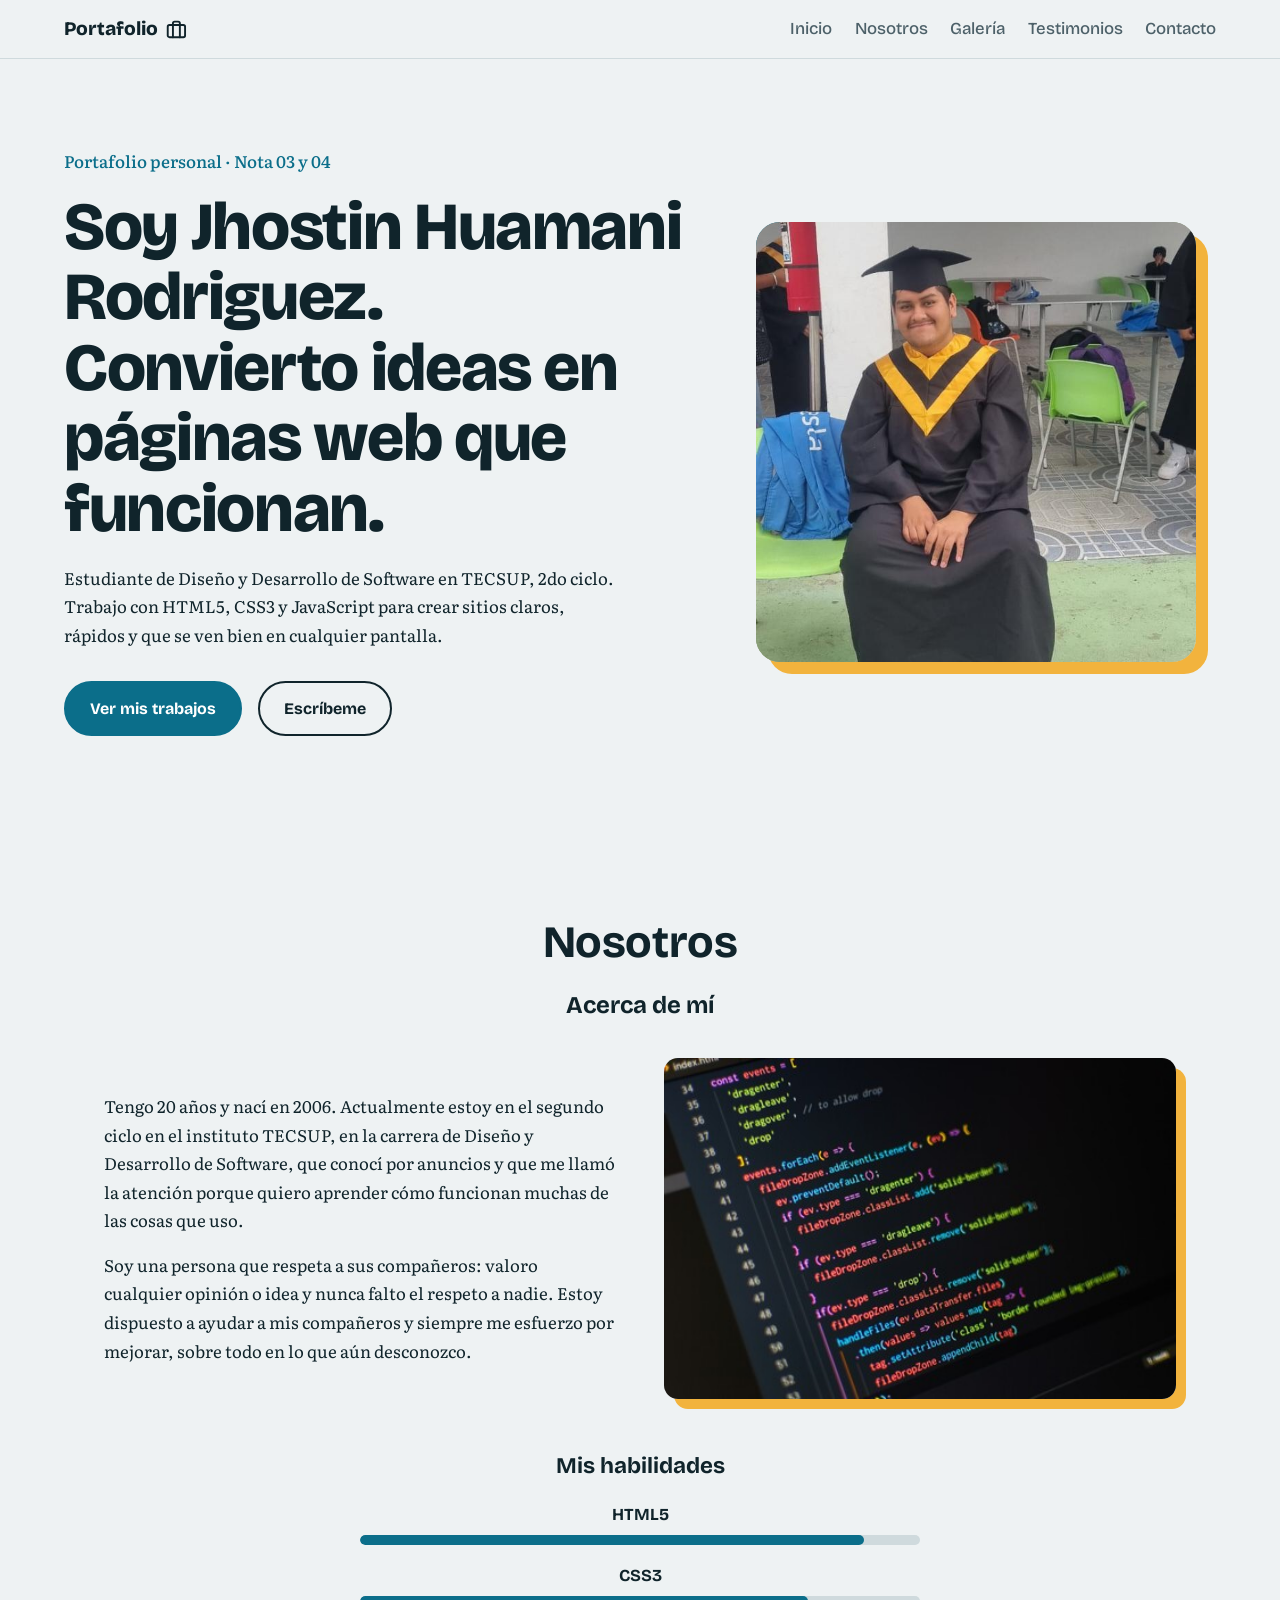
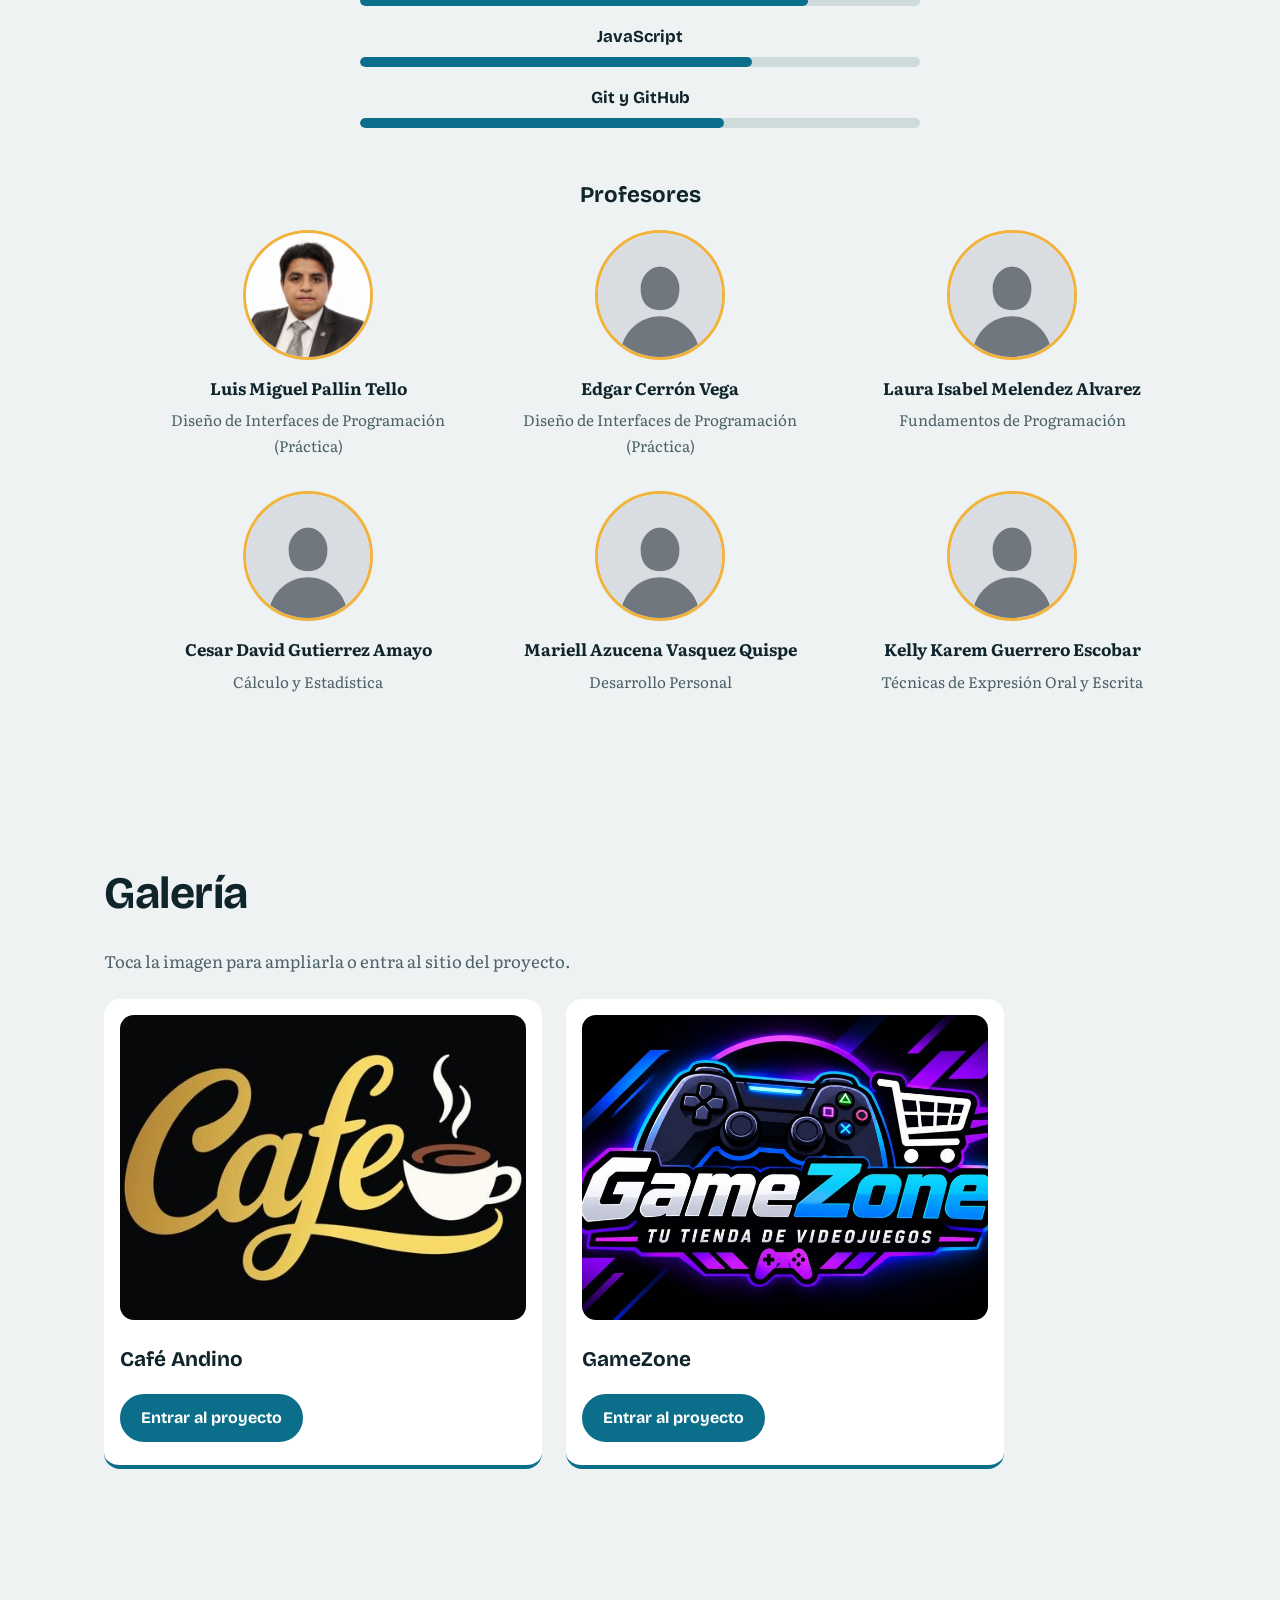
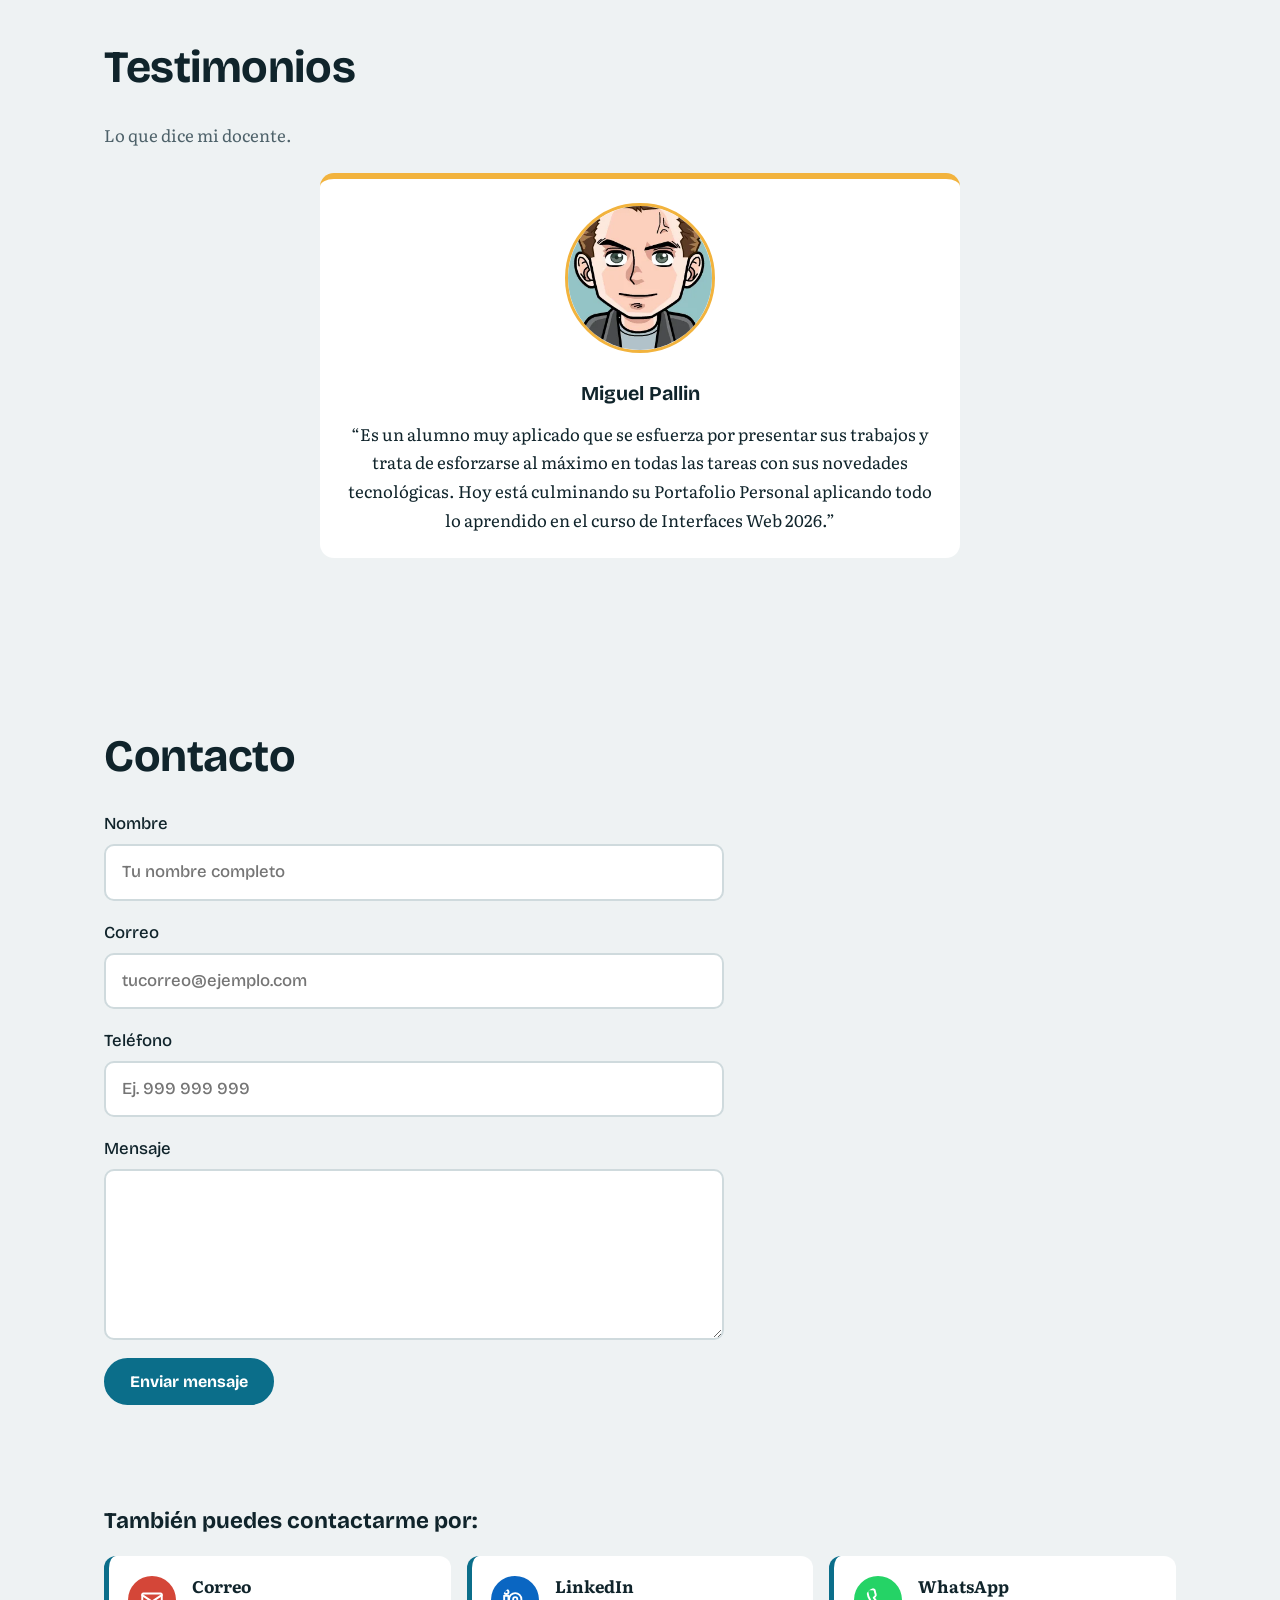
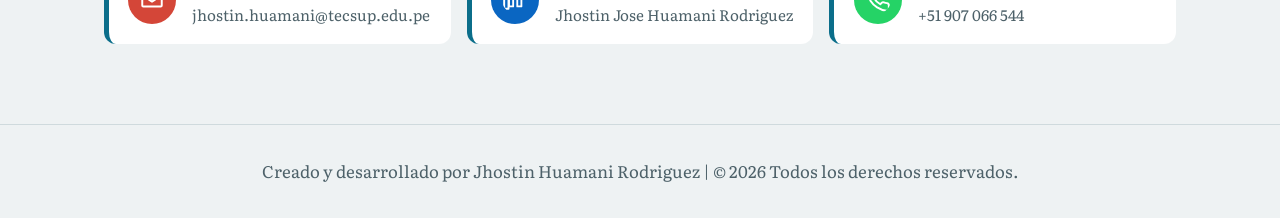
<file: index.html>
<!DOCTYPE html>
<html lang="es">
<head>
<meta charset="UTF-8">
<meta name="viewport" content="width=device-width, initial-scale=1">
<title>Jhostin Huamani Rodriguez | Portafolio de Diseño y Desarrollo de Software</title>
<meta name="description" content="Portafolio personal de Jhostin Huamani Rodriguez, estudiante de Diseño y Desarrollo de Software en TECSUP. Proyectos web con HTML5, CSS3 y JavaScript.">
<meta name="keywords" content="Jhostin Huamani, portafolio, desarrollador web, HTML5, CSS3, JavaScript, TECSUP, Diseño y Desarrollo de Software, Lima, Perú">
<meta name="author" content="Jhostin Huamani Rodriguez">
<meta name="robots" content="index, follow">
<link rel="canonical" href="https://portafolio-1-rouge.vercel.app/">
<!-- Open Graph (tarjeta al compartir en redes) -->
<meta property="og:type" content="website">
<meta property="og:locale" content="es_PE">
<meta property="og:site_name" content="Portafolio de Jhostin Huamani">
<meta property="og:title" content="Jhostin Huamani Rodriguez | Portafolio personal">
<meta property="og:description" content="Estudiante de Diseño y Desarrollo de Software en TECSUP. Conoce mis proyectos web: Café Andino y GameZone.">
<meta property="og:image" content="https://portafolio-1-rouge.vercel.app/img/og-image.jpg">
<meta property="og:image:width" content="1200">
<meta property="og:image:height" content="630">
<meta property="og:image:alt" content="Jhostin Huamani Rodriguez, portafolio personal">
<meta property="og:url" content="https://portafolio-1-rouge.vercel.app/">
<!-- Twitter / X -->
<meta name="twitter:card" content="summary_large_image">
<meta name="twitter:title" content="Jhostin Huamani Rodriguez | Portafolio personal">
<meta name="twitter:description" content="Estudiante de Diseño y Desarrollo de Software en TECSUP. Conoce mis proyectos web.">
<meta name="twitter:image" content="https://portafolio-1-rouge.vercel.app/img/og-image.jpg">
<link rel="preconnect" href="https://fonts.googleapis.com">
<link rel="preconnect" href="https://fonts.gstatic.com" crossorigin>
<link href="https://fonts.googleapis.com/css2?family=Bricolage+Grotesque:wght@500;700;800&family=Literata:wght@400;500&display=swap" rel="stylesheet">
<link rel="stylesheet" href="css/style.css">
</head>
<body>
<header class="top">
  <a class="logo" href="#inicio" aria-label="Portafolio de Jhostin Huamani, ir al inicio">Portafolio <svg class="maleta" viewBox="0 0 24 24" fill="none" stroke="currentColor" stroke-width="2.2" stroke-linecap="round" stroke-linejoin="round" aria-hidden="true"><rect x="2" y="7" width="20" height="14" rx="2"/><path d="M16 21V5a2 2 0 0 0-2-2h-4a2 2 0 0 0-2 2v16"/></svg></a>
  <button class="burger" aria-label="Abrir menú" aria-expanded="false" aria-controls="menu">☰</button>
  <nav id="menu">
    <a href="#inicio">Inicio</a><a href="#nosotros">Nosotros</a><a href="#galeria">Galería</a><a href="#testimonios">Testimonios</a><a href="#contacto">Contacto</a>
  </nav>
</header>

<main>
<section id="inicio" class="hero">
  <div class="hero-txt">
    <p class="kicker">Portafolio personal · Nota 03 y 04</p>
    <h1>Soy Jhostin Huamani Rodriguez. Convierto ideas en páginas web que funcionan.</h1>
    <p>Estudiante de Diseño y Desarrollo de Software en TECSUP, 2do ciclo. Trabajo con HTML5, CSS3 y JavaScript para crear sitios claros, rápidos y que se ven bien en cualquier pantalla.</p>
    <div class="cta"><a class="btn" href="#galeria">Ver mis trabajos</a><a class="btn alt" href="#contacto">Escríbeme</a></div>
  </div>
  <figure class="hero-foto"><img src="img/foto.png" alt="Jhostin Huamani Rodriguez con toga y birrete de graduación"></figure>
</section>

<section id="nosotros" class="sec">
  <h2 class="centro">Nosotros</h2>
  <h3 class="centro sub">Acerca de mí</h3>
  <div class="grid2">
    <div class="acerca">
      <p>Tengo 20 años y nací en 2006. Actualmente estoy en el segundo ciclo en el instituto TECSUP, en la carrera de Diseño y Desarrollo de Software, que conocí por anuncios y que me llamó la atención porque quiero aprender cómo funcionan muchas de las cosas que uso.</p>
      <p>Soy una persona que respeta a sus compañeros: valoro cualquier opinión o idea y nunca falto el respeto a nadie. Estoy dispuesto a ayudar a mis compañeros y siempre me esfuerzo por mejorar, sobre todo en lo que aún desconozco.</p>
    </div>
    <img class="acerca-img" src="img/programar.png" alt="Código en pantalla" loading="lazy">
  </div>
  <h3 class="docentes-t centro">Mis habilidades</h3>
  <ul class="skills">
      <li><strong>HTML5</strong><i style="--v:90%"></i></li>
      <li><strong>CSS3</strong><i style="--v:80%"></i></li>
      <li><strong>JavaScript</strong><i style="--v:70%"></i></li>
      <li><strong>Git y GitHub</strong><i style="--v:65%"></i></li>
    </ul>
  <h3 class="docentes-t centro">Profesores</h3>
  <ul class="docentes">
    <li><img class="av" src="img/pallin.jpg" alt="Luis Miguel Pallin Tello"><strong>Luis Miguel Pallin Tello</strong><span>Diseño de Interfaces de Programación (Práctica)</span></li>
    <li><img class="av" src="img/predeterminado.webp" alt="Edgar Cerrón Vega"><strong>Edgar Cerrón Vega</strong><span>Diseño de Interfaces de Programación (Práctica)</span></li>
    <li><img class="av" src="img/predeterminado.webp" alt="Laura Isabel Melendez Alvarez"><strong>Laura Isabel Melendez Alvarez</strong><span>Fundamentos de Programación</span></li>
    <li><img class="av" src="img/predeterminado.webp" alt="Cesar David Gutierrez Amayo"><strong>Cesar David Gutierrez Amayo</strong><span>Cálculo y Estadística</span></li>
    <li><img class="av" src="img/predeterminado.webp" alt="Mariell Azucena Vasquez Quispe"><strong>Mariell Azucena Vasquez Quispe</strong><span>Desarrollo Personal</span></li>
    <li><img class="av" src="img/predeterminado.webp" alt="Kelly Karem Guerrero Escobar"><strong>Kelly Karem Guerrero Escobar</strong><span>Técnicas de Expresión Oral y Escrita</span></li>
  </ul>
</section>

<section id="galeria" class="sec">
  <h2>Galería</h2>
  <p class="lead">Toca la imagen para ampliarla o entra al sitio del proyecto.</p>
  <div class="gallery">
    <article class="proy">
      <figure><img src="img/proyecto1.jpg" alt="Vista previa de Café Andino" loading="lazy"></figure>
      <h3>Café Andino</h3>
      <a class="btn" href="proyectos/cafe/index.html" target="_blank" rel="noopener">Entrar al proyecto</a>
    </article>
    <article class="proy">
      <figure><img src="img/proyecto2.jpg" alt="Vista previa de GameZone" loading="lazy"></figure>
      <h3>GameZone</h3>
      <a class="btn" href="proyectos/tienda/index.html" target="_blank" rel="noopener">Entrar al proyecto</a>
    </article>
  </div>
</section>

<section id="testimonios" class="sec">
  <h2>Testimonios</h2>
  <p class="lead">Lo que dice mi docente.</p>
  <div class="quotes">
    <blockquote class="unico"><img class="av grande" src="img/palli.webp" alt="Avatar de Miguel Pallin"><h3>Miguel Pallin</h3><p>“Es un alumno muy aplicado que se esfuerza por presentar sus trabajos y trata de esforzarse al máximo en todas las tareas con sus novedades tecnológicas. Hoy está culminando su Portafolio Personal aplicando todo lo aprendido en el curso de Interfaces Web 2026.”</p></blockquote>
  </div>
</section>

<section id="contacto" class="sec">
  <h2>Contacto</h2>
  <form id="form" action="envio.php" method="post" novalidate>
    <label>Nombre<input name="nombre" required minlength="2" autocomplete="name" placeholder="Tu nombre completo"></label>
    <label>Correo<input name="correo" type="email" required autocomplete="email" placeholder="tucorreo@ejemplo.com"></label>
    <label>Teléfono<input name="telefono" type="tel" required autocomplete="tel" placeholder="Ej. 999 999 999"></label>
    <label>Mensaje<textarea name="comentario" rows="5" required minlength="10"></textarea></label>
    <input type="text" name="web" class="hp" tabindex="-1" autocomplete="off" aria-hidden="true">
    <button class="btn" type="submit">Enviar mensaje</button>
    <p id="estado" role="status"></p>
  </form>
  <div class="redes">
    <h3>También puedes contactarme por:</h3>
    <ul>
      <li><a href="mailto:jhostin.huamani@tecsup.edu.pe"><svg class="ic" style="--c:#d44638" viewBox="0 0 24 24" fill="none" stroke="#fff" stroke-width="1.8" stroke-linecap="round" stroke-linejoin="round" aria-hidden="true"><path d="M4 6h16a1 1 0 0 1 1 1v10a1 1 0 0 1-1 1H4a1 1 0 0 1-1-1V7a1 1 0 0 1 1-1z"/><path d="m3 7.5 9 6 9-6"/></svg><strong>Correo</strong><span>jhostin.huamani@tecsup.edu.pe</span></a></li>
      <li><a href="https://www.linkedin.com/in/jhostin-jose-huamani-rodriguez-00631a451/" target="_blank" rel="noopener"><svg class="ic" style="--c:#0a66c2" viewBox="0 0 24 24" fill="none" stroke="#fff" stroke-width="1.8" stroke-linecap="round" stroke-linejoin="round" aria-hidden="true"><path d="M16 8a6 6 0 0 1 6 6v7h-4v-7a2 2 0 0 0-4 0v7h-4v-7a6 6 0 0 1 6-6z" transform="translate(-3 -2) scale(.95)"/><rect x="2" y="9" width="4" height="12" transform="translate(0 -1)"/><circle cx="4" cy="4.5" r="2"/></svg><strong>LinkedIn</strong><span>Jhostin Jose Huamani Rodriguez</span></a></li>
      <li><a href="https://wa.me/51907066544" target="_blank" rel="noopener"><svg class="ic" style="--c:#25d366" viewBox="0 0 24 24" fill="none" stroke="#fff" stroke-width="1.8" stroke-linecap="round" stroke-linejoin="round" aria-hidden="true"><path d="M22 16.92v3a2 2 0 0 1-2.18 2 19.8 19.8 0 0 1-8.63-3.07 19.5 19.5 0 0 1-6-6A19.8 19.8 0 0 1 2.12 4.18 2 2 0 0 1 4.11 2h3a2 2 0 0 1 2 1.72c.13.96.36 1.9.7 2.81a2 2 0 0 1-.45 2.11L8.09 9.91a16 16 0 0 0 6 6l1.27-1.27a2 2 0 0 1 2.11-.45c.91.34 1.85.57 2.81.7A2 2 0 0 1 22 16.92z"/></svg><strong>WhatsApp</strong><span>+51 907 066 544</span></a></li>
    </ul>
  </div>
</section>
</main>

<footer class="foot">Creado y desarrollado por Jhostin Huamani Rodriguez | © <span id="anio"></span> Todos los derechos reservados.</footer>
<div id="lightbox" hidden><img alt=""></div>
<script src="js/main.js"></script>
</body>
</html>
</file>
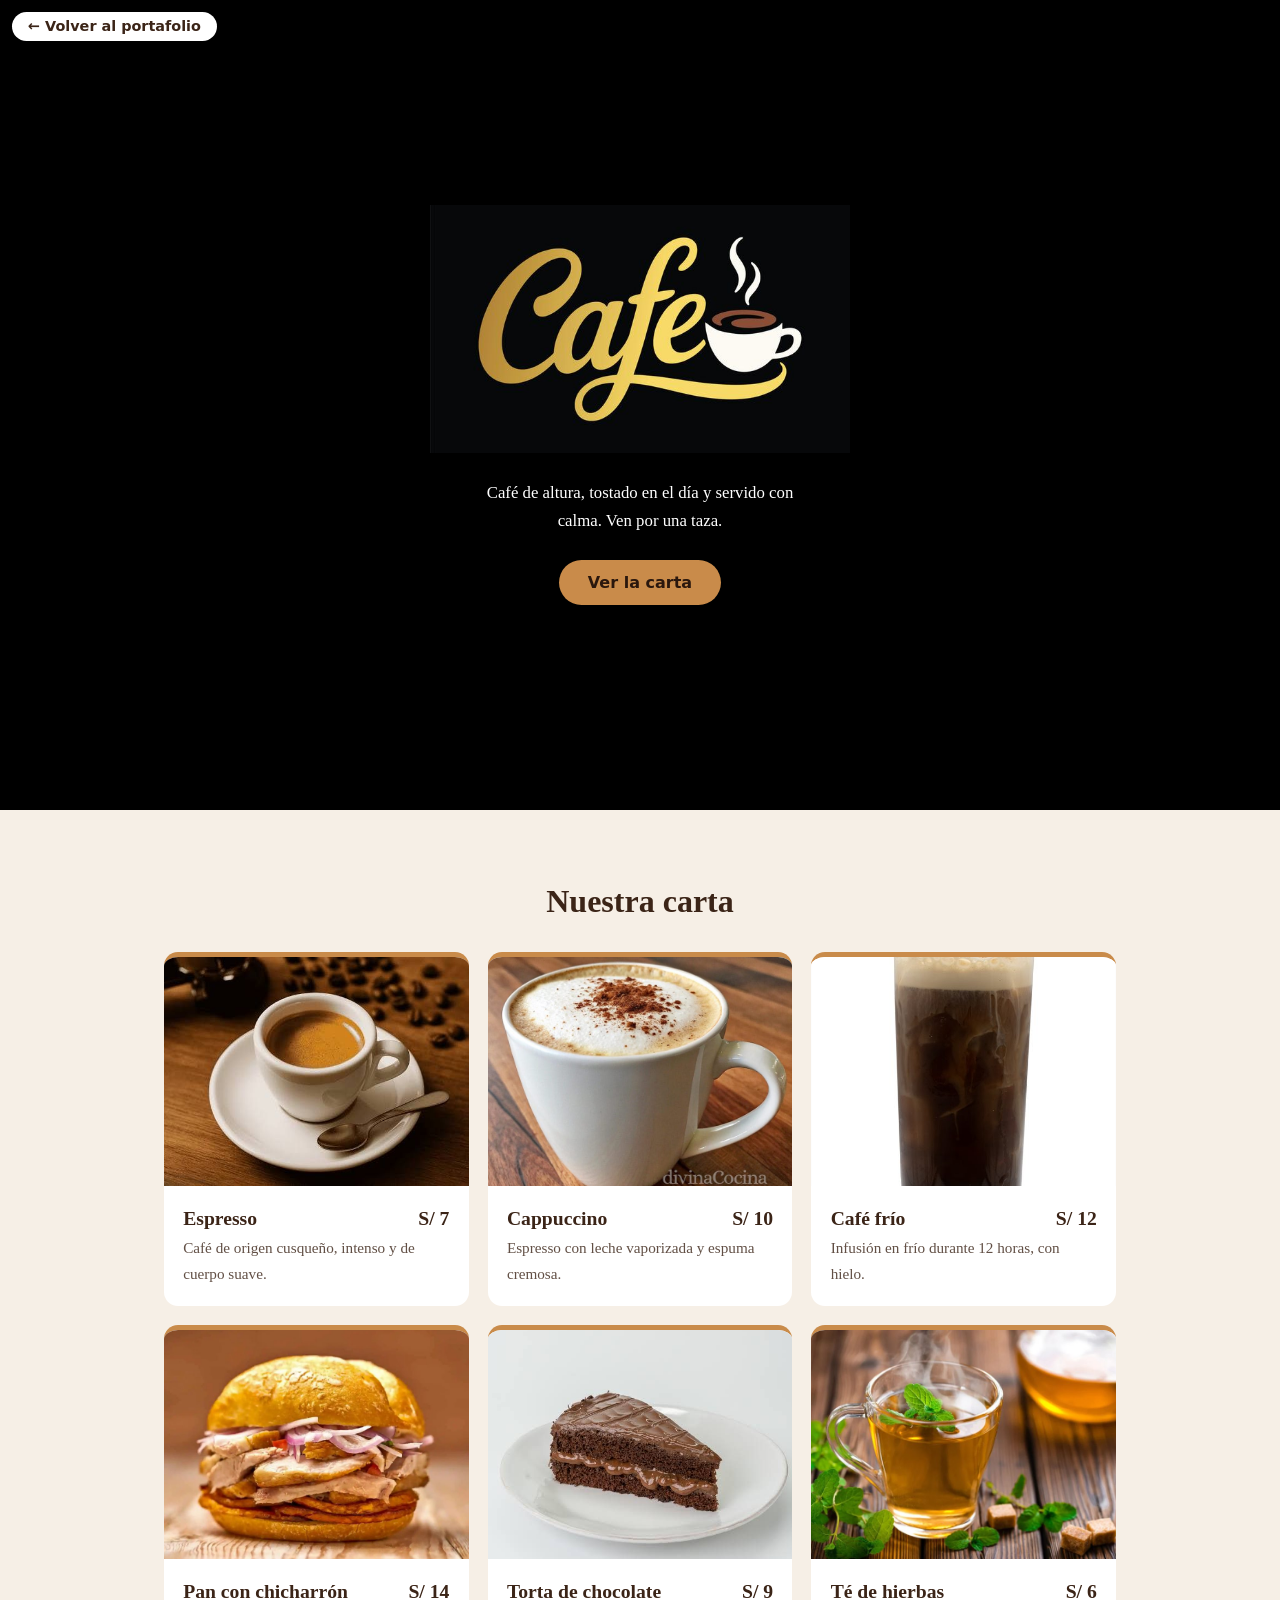
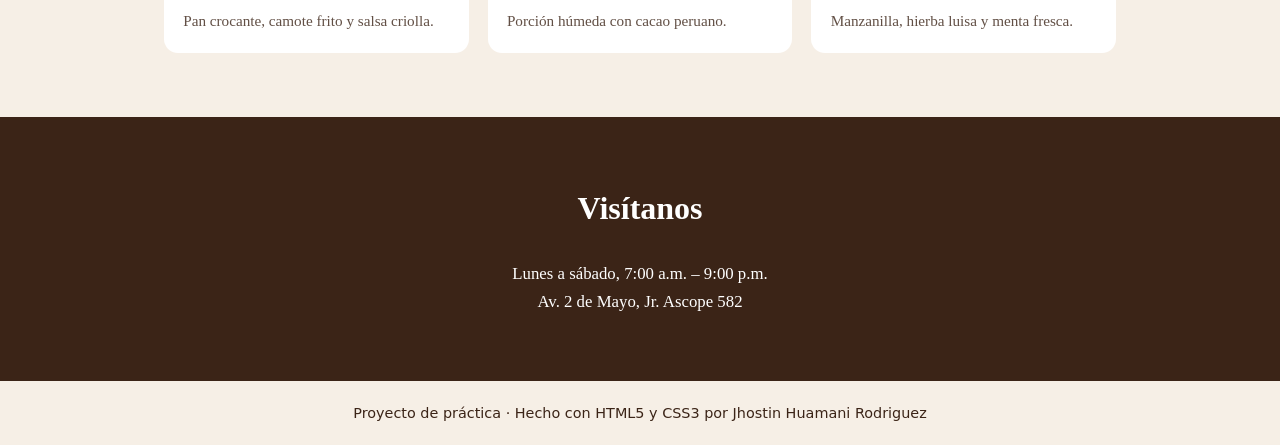
<file: proyectos/cafe/index.html>
<!DOCTYPE html>
<html lang="es"><head><meta charset="UTF-8"><meta name="viewport" content="width=device-width,initial-scale=1">
<title>Café Andino | Proyecto 1</title>
<style>
:root{--c:#3b2417;--m:#c98b4a;--f:#f6efe6}
*{box-sizing:border-box;margin:0}
body{font:1.05rem/1.7 Georgia,serif;background:var(--f);color:var(--c)}
a{color:inherit}
.back{position:fixed;top:12px;left:12px;background:#fff;border-radius:99px;padding:.4rem 1rem;font:600 .9rem system-ui,sans-serif;text-decoration:none;box-shadow:0 2px 8px #0003;z-index:5}
.hero{min-height:90vh;display:grid;place-items:center;text-align:center;padding:2rem;background:#000;color:#fff}
.logo{width:min(420px,85%);margin:0 auto}
.sr{position:absolute;left:-9999px}
h1{font-size:clamp(2.5rem,8vw,5rem);line-height:1}
.hero p{max-width:40ch;margin:1rem auto 1.5rem}
.btn{display:inline-block;background:var(--m);color:#2a170d;padding:.8rem 1.8rem;border-radius:99px;font:700 1rem system-ui,sans-serif;text-decoration:none}
section{max-width:1000px;margin:auto;padding:4rem 1.5rem}
h2{font-size:2rem;margin-bottom:1.5rem;text-align:center}
.menu{display:grid;grid-template-columns:repeat(auto-fit,minmax(240px,1fr));gap:1.2rem}
.item{background:#fff;border-radius:14px;padding:0 0 1.2rem;border-top:5px solid var(--m);overflow:hidden}
.item img{width:100%;aspect-ratio:4/3;object-fit:cover;display:block;margin-bottom:1rem}
.item h3,.item p{padding:0 1.2rem}
.item h3{display:flex;justify-content:space-between;gap:1rem}
.item p{font-size:.95rem;opacity:.8}
.info{background:var(--c);color:#fff;text-align:center;max-width:none}
footer{text-align:center;padding:1.5rem;font:.9rem system-ui,sans-serif}
</style></head><body>
<a class="back" href="../../index.html#galeria">← Volver al portafolio</a>
<header class="hero"><div><img class="logo" src="img/logo.jpg" alt="Logo de Café Andino"><h1 class="sr">Café Andino</h1><p>Café de altura, tostado en el día y servido con calma. Ven por una taza.</p><a class="btn" href="#carta">Ver la carta</a></div></header>
<section id="carta"><h2>Nuestra carta</h2><div class="menu">
<article class="item"><img src="img/espresso.jpg" alt="Taza de espresso" loading="lazy"><h3>Espresso <span>S/ 7</span></h3><p>Café de origen cusqueño, intenso y de cuerpo suave.</p></article>
<article class="item"><img src="img/capuchino.jpg" alt="Cappuccino con canela" loading="lazy"><h3>Cappuccino <span>S/ 10</span></h3><p>Espresso con leche vaporizada y espuma cremosa.</p></article>
<article class="item"><img src="img/frio.jpg" alt="Café frío con hielo" loading="lazy"><h3>Café frío <span>S/ 12</span></h3><p>Infusión en frío durante 12 horas, con hielo.</p></article>
<article class="item"><img src="img/chicharron.jpg" alt="Pan con chicharrón" loading="lazy"><h3>Pan con chicharrón <span>S/ 14</span></h3><p>Pan crocante, camote frito y salsa criolla.</p></article>
<article class="item"><img src="img/torta.jpg" alt="Porción de torta de chocolate" loading="lazy"><h3>Torta de chocolate <span>S/ 9</span></h3><p>Porción húmeda con cacao peruano.</p></article>
<article class="item"><img src="img/te.jpg" alt="Té de hierbas con menta" loading="lazy"><h3>Té de hierbas <span>S/ 6</span></h3><p>Manzanilla, hierba luisa y menta fresca.</p></article></div></section>
<section class="info"><h2>Visítanos</h2><p>Lunes a sábado, 7:00 a.m. – 9:00 p.m.<br>Av. 2 de Mayo, Jr. Ascope 582</p></section>
<footer>Proyecto de práctica · Hecho con HTML5 y CSS3 por Jhostin Huamani Rodriguez</footer>
</body></html>
</file>
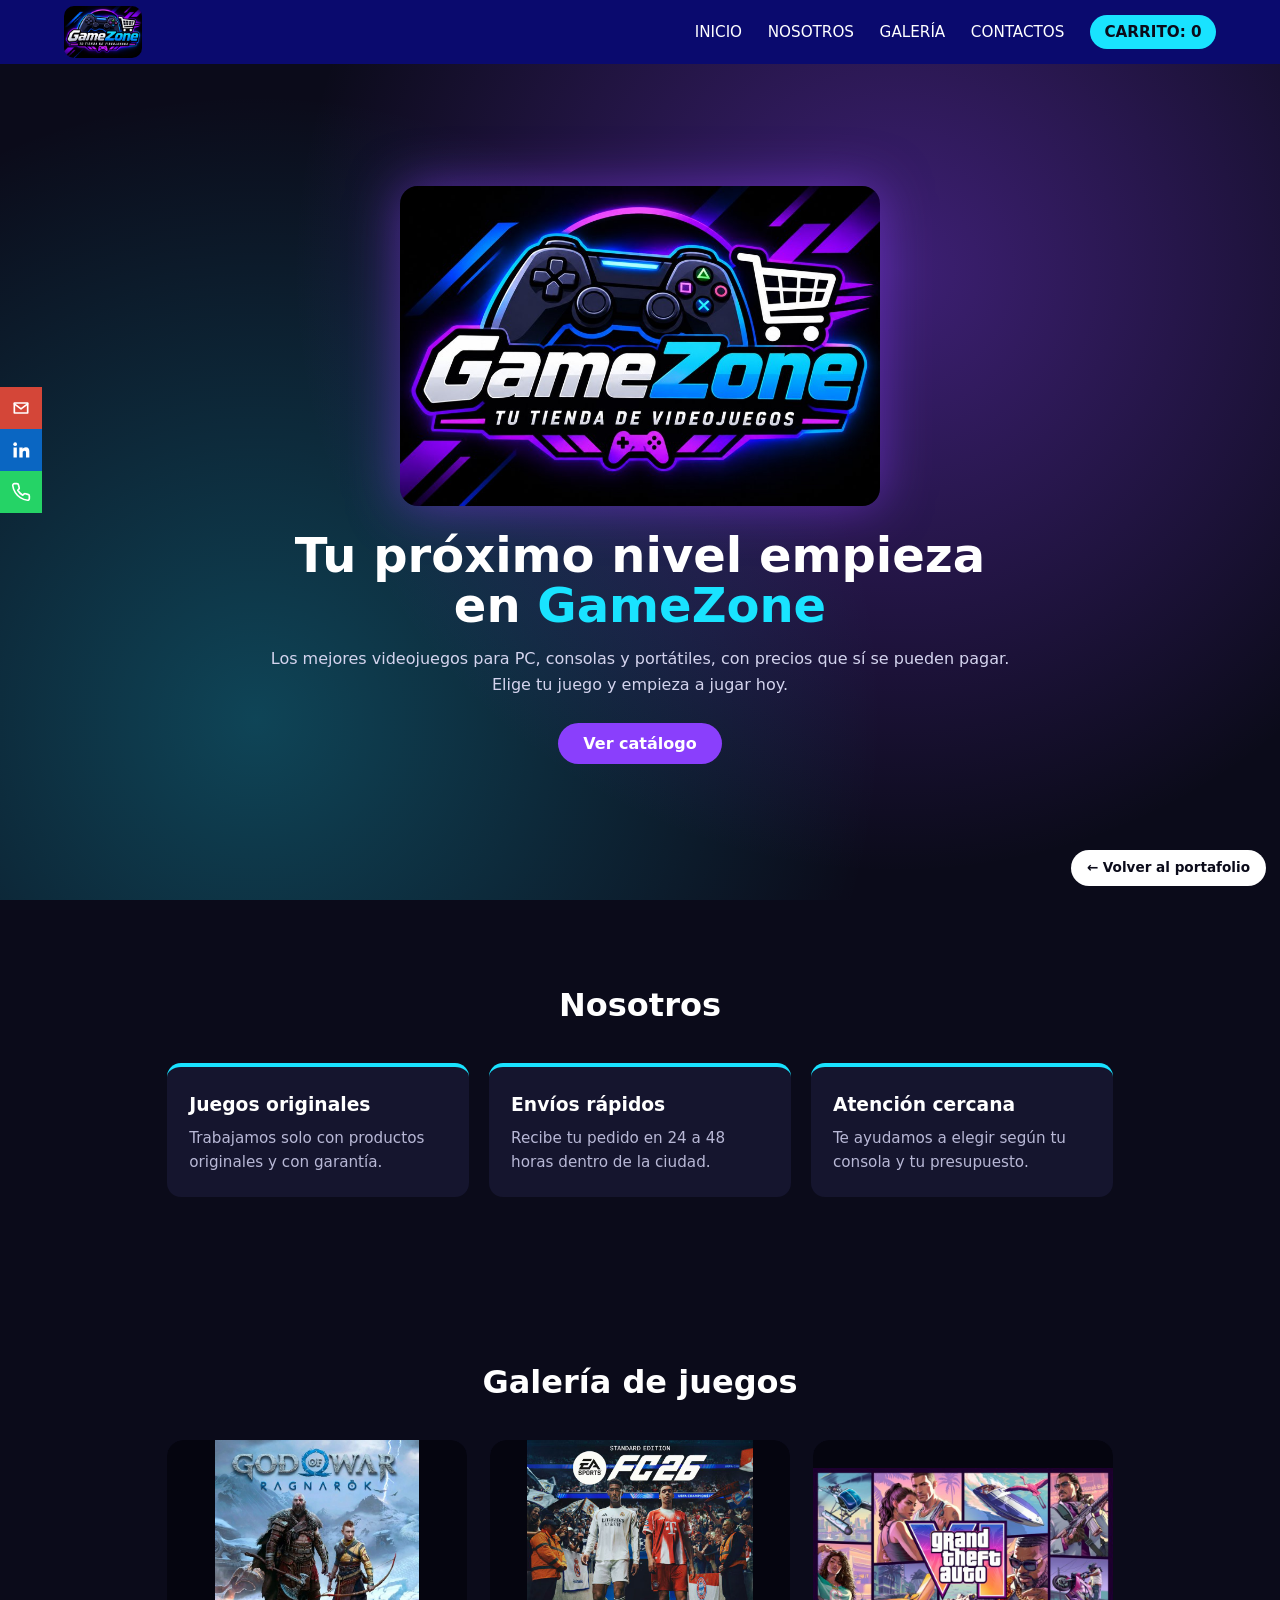
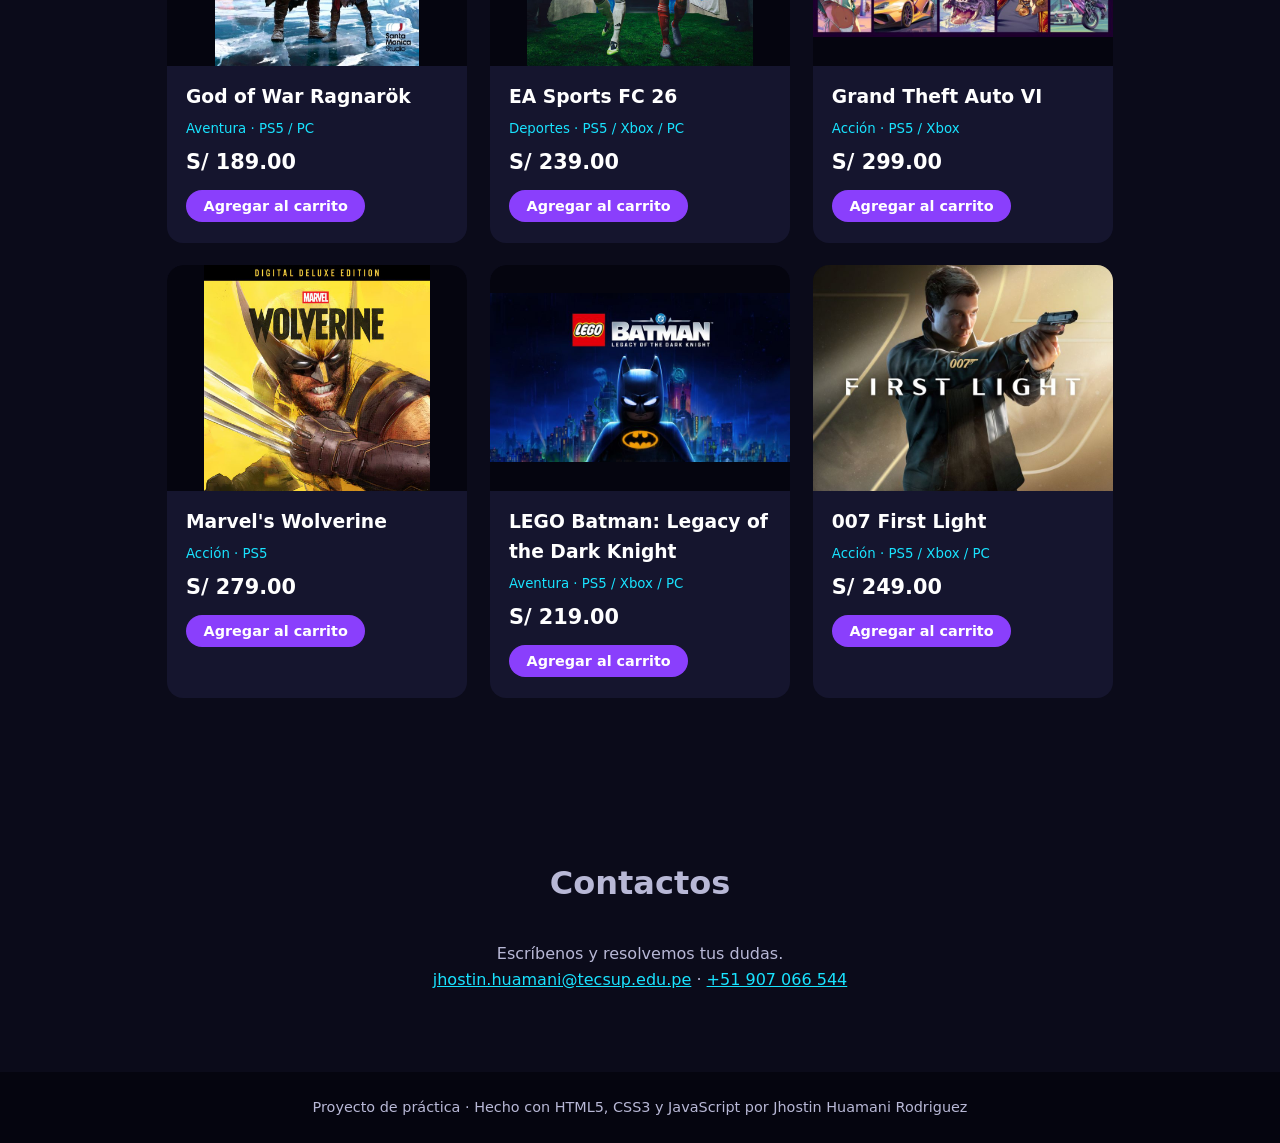
<file: proyectos/tienda/index.html>
<!DOCTYPE html>
<html lang="es"><head><meta charset="UTF-8"><meta name="viewport" content="width=device-width,initial-scale=1">
<title>GameZone | Tienda de videojuegos</title>
<style>
:root{--azul:#0a0a6e;--neon:#19e3ff;--mor:#8a3ffc;--bg:#0b0b1a}
*{box-sizing:border-box;margin:0}
html{scroll-behavior:smooth;scroll-padding-top:70px}
body{font:1rem/1.6 system-ui,sans-serif;background:var(--bg);color:#fff}
header{position:fixed;top:0;left:0;right:0;height:64px;background:var(--azul);display:flex;align-items:center;justify-content:space-between;padding:0 5vw;z-index:10}
.logo{display:flex;align-items:center;gap:.6rem;font-weight:800;font-size:1.3rem;color:#fff;text-decoration:none}
.logo img{height:52px;width:auto;border-radius:10px;display:block}
nav{display:flex;gap:1.6rem;align-items:center}
nav a{color:#fff;text-decoration:none;font-size:.95rem;text-transform:uppercase}
nav a:hover{color:var(--neon)}
.cart{background:var(--neon);color:#0b0b1a!important;border-radius:99px;padding:.3rem .9rem;font-weight:700}
.burger{display:none;background:none;border:0;color:#fff;font-size:1.6rem}
.back{position:fixed;bottom:14px;right:14px;z-index:11;background:#fff;color:#0b0b1a;border-radius:99px;padding:.45rem 1rem;font-weight:700;font-size:.85rem;text-decoration:none}
.hero{min-height:100vh;display:grid;place-items:center;text-align:center;padding:90px 6vw 40px;position:relative;background:radial-gradient(circle at 70% 30%,#8a3ffc66,transparent 55%),radial-gradient(circle at 20% 80%,#19e3ff44,transparent 50%),#0b0b1a}
.hero-logo{width:min(480px,88%);border-radius:18px;margin:0 auto 1.5rem;display:block;box-shadow:0 0 50px #8a3ffc88}
.hero div{position:relative;max-width:760px}
h1{font-size:clamp(1.8rem,5vw,3rem);line-height:1.05;margin-bottom:1rem}
h1 span{color:var(--neon)}
.btn{display:inline-block;background:var(--mor);color:#fff;border:0;border-radius:99px;padding:.7rem 1.6rem;font:700 1rem system-ui;text-decoration:none;cursor:pointer}
.btn:hover{background:var(--neon);color:#0b0b1a}
section.s{max-width:1100px;margin:auto;padding:5rem 6vw}
h2{font-size:2rem;text-align:center;margin-bottom:2rem}
.nos{display:grid;grid-template-columns:repeat(auto-fit,minmax(220px,1fr));gap:1.2rem}
.nos div{background:#15152e;border-radius:14px;padding:1.4rem;border-top:4px solid var(--neon)}
.nos h3{margin-bottom:.4rem}
.nos p{color:#b8b8d6;font-size:.95rem}
.grid{display:grid;grid-template-columns:repeat(auto-fit,minmax(240px,1fr));gap:1.4rem}
.card{background:#15152e;border-radius:16px;overflow:hidden;display:flex;flex-direction:column}
.cover{width:100%;aspect-ratio:4/3;object-fit:contain;background:#05050f;display:block}
.card .in{padding:1rem 1.2rem 1.3rem;display:grid;gap:.4rem}
.card small{color:var(--neon)}
.card .pr{font-size:1.3rem;font-weight:800}
.card button{justify-self:start;margin-top:.3rem;background:var(--mor);color:#fff;border:0;border-radius:99px;padding:.5rem 1.1rem;font:700 .9rem system-ui;cursor:pointer}
.card button:hover{background:var(--neon);color:#0b0b1a}
.contacto{text-align:center;color:#b8b8d6}
.contacto a{color:var(--neon)}
footer{text-align:center;padding:1.5rem;background:#05050f;font-size:.9rem;color:#b8b8d6}
.redes{position:fixed;left:0;top:50%;transform:translateY(-50%);z-index:9;display:grid}
.redes a{width:42px;height:42px;display:grid;place-items:center;background:var(--c);transition:width .3s}
.redes a:hover{width:56px}
.redes svg{width:20px;height:20px}
#toast{position:fixed;bottom:70px;left:50%;transform:translate(-50%,20px);background:#fff;color:#0b0b1a;padding:.6rem 1.2rem;border-radius:10px;font-weight:600;opacity:0;pointer-events:none;transition:.3s;z-index:20}
#toast.on{opacity:1;transform:translate(-50%,0)}
:focus-visible{outline:3px solid var(--neon);outline-offset:2px}
@media(max-width:800px){
.burger{display:block}
nav{display:none;position:absolute;top:64px;left:0;right:0;flex-direction:column;background:var(--azul);padding:1rem 0;gap:1rem}
nav.open{display:flex}
.redes{top:auto;bottom:14px;transform:none;grid-auto-flow:column}
}
</style></head><body>
<header>
<a class="logo" href="#inicio" aria-label="GameZone, ir al inicio"><img src="img/logo.jpg" alt="Logo de GameZone"></a>
<button class="burger" aria-label="Abrir menú" aria-expanded="false">☰</button>
<nav id="nav"><a href="#inicio">Inicio</a><a href="#nosotros">Nosotros</a><a href="#catalogo">Galería</a><a href="#contactos">Contactos</a><a class="cart" href="#catalogo">Carrito: <span id="n">0</span></a></nav>
</header>

<div class="redes">
<a style="--c:#d44638" href="mailto:jhostin.huamani@tecsup.edu.pe" aria-label="Correo"><svg viewBox="0 0 24 24" fill="none" stroke="#fff" stroke-width="2" stroke-linecap="round" stroke-linejoin="round"><path d="M4 6h16v12H4z"/><path d="m4 7 8 6 8-6"/></svg></a>
<a style="--c:#0a66c2" href="https://www.linkedin.com/in/jhostin-jose-huamani-rodriguez-00631a451/" target="_blank" rel="noopener" aria-label="LinkedIn"><svg viewBox="0 0 24 24" fill="#fff"><rect x="3" y="9" width="4" height="12"/><circle cx="5" cy="5" r="2.2"/><path d="M10 9h4v1.7c.6-1.1 2-2 3.8-2 3.3 0 4.2 2.1 4.2 5V21h-4v-6c0-1.3-.4-2.2-1.6-2.2S14 13.7 14 15v6h-4z"/></svg></a>
<a style="--c:#25d366" href="https://wa.me/51907066544" target="_blank" rel="noopener" aria-label="WhatsApp"><svg viewBox="0 0 24 24" fill="none" stroke="#fff" stroke-width="2" stroke-linecap="round" stroke-linejoin="round"><path d="M22 16.9v3a2 2 0 0 1-2.2 2 19.8 19.8 0 0 1-8.6-3.1 19.5 19.5 0 0 1-6-6A19.8 19.8 0 0 1 2.1 4.2 2 2 0 0 1 4.1 2h3a2 2 0 0 1 2 1.7c.1 1 .4 1.9.7 2.8a2 2 0 0 1-.5 2.1L8.1 9.9a16 16 0 0 0 6 6l1.3-1.3a2 2 0 0 1 2.1-.5c.9.3 1.9.6 2.8.7a2 2 0 0 1 1.7 2z"/></svg></a>
</div>

<section class="hero" id="inicio">
<div>
<img class="hero-logo" src="img/logo.jpg" alt="Logo de GameZone, tu tienda de videojuegos">
<h1>Tu próximo nivel empieza en <span>GameZone</span></h1>
<p style="margin-bottom:1.6rem;color:#d4d4ee">Los mejores videojuegos para PC, consolas y portátiles, con precios que sí se pueden pagar. Elige tu juego y empieza a jugar hoy.</p>
<a class="btn" href="#catalogo">Ver catálogo</a>
</div>
</section>

<section class="s" id="nosotros"><h2>Nosotros</h2>
<div class="nos">
<div><h3>Juegos originales</h3><p>Trabajamos solo con productos originales y con garantía.</p></div>
<div><h3>Envíos rápidos</h3><p>Recibe tu pedido en 24 a 48 horas dentro de la ciudad.</p></div>
<div><h3>Atención cercana</h3><p>Te ayudamos a elegir según tu consola y tu presupuesto.</p></div>
</div></section>

<section class="s" id="catalogo"><h2>Galería de juegos</h2>
<div class="grid" id="grid"></div></section>

<section class="s contacto" id="contactos"><h2>Contactos</h2>
<p>Escríbenos y resolvemos tus dudas.</p>
<p><a href="mailto:jhostin.huamani@tecsup.edu.pe">jhostin.huamani@tecsup.edu.pe</a> · <a href="https://wa.me/51907066544" target="_blank" rel="noopener">+51 907 066 544</a></p>
</section>

<footer>Proyecto de práctica · Hecho con HTML5, CSS3 y JavaScript por Jhostin Huamani Rodriguez</footer>
<a class="back" href="../../index.html#galeria">← Volver al portafolio</a>
<div id="toast" role="status"></div>
<script>
const juegos=[
['God of War Ragnarök','Aventura · PS5 / PC',189,'godofwar'],
['EA Sports FC 26','Deportes · PS5 / Xbox / PC',239,'fc26'],
['Grand Theft Auto VI','Acción · PS5 / Xbox',299,'gta6'],
['Marvel\'s Wolverine','Acción · PS5',279,'wolverine'],
['LEGO Batman: Legacy of the Dark Knight','Aventura · PS5 / Xbox / PC',219,'legobatman'],
['007 First Light','Acción · PS5 / Xbox / PC',249,'007']];
const g=document.getElementById('grid');
juegos.forEach(j=>{
  const c=document.createElement('article');c.className='card';
  c.innerHTML=`<img class="cover" src="img/${j[3]}.jpg" alt="Portada de ${j[0]}" loading="lazy"><div class="in"><h3>${j[0]}</h3><small>${j[1]}</small><span class="pr">S/ ${j[2]}.00</span><button type="button">Agregar al carrito</button></div>`;
  c.querySelector('button').onclick=()=>{n.textContent=++cant;aviso(j[0]+' agregado al carrito')};
  g.append(c);
});
let cant=0;const n=document.getElementById('n'),t=document.getElementById('toast');
function aviso(m){t.textContent=m;t.classList.add('on');clearTimeout(aviso.x);aviso.x=setTimeout(()=>t.classList.remove('on'),1800)}
const b=document.querySelector('.burger'),nav=document.getElementById('nav');
b.onclick=()=>{b.setAttribute('aria-expanded',nav.classList.toggle('open'))};
nav.onclick=e=>{if(e.target.tagName==='A'){nav.classList.remove('open');b.setAttribute('aria-expanded',false)}};
</script></body></html>
</file>
<file: css/style.css>
:root{--bg:#eef2f3;--ink:#10242b;--mut:#4d6169;--acc:#0b6e8a;--hi:#f2b33d;--card:#fff;--line:#cfdadd}
@media(prefers-color-scheme:dark){:root{--bg:#0e1a1f;--ink:#e8f1f3;--mut:#9db3bb;--acc:#5cc3df;--card:#16272d;--line:#274048}}
*{box-sizing:border-box;margin:0}
html{scroll-behavior:smooth;scroll-padding-top:70px}
body{background:var(--bg);color:var(--ink);font:400 1.05rem/1.7 Literata,Georgia,serif}
h1,h2,.logo,.btn,nav a{font-family:'Bricolage Grotesque',system-ui,sans-serif}
a:focus-visible,button:focus-visible,input:focus-visible,textarea:focus-visible{outline:3px solid var(--hi);outline-offset:2px}
.top{position:sticky;top:0;z-index:5;display:flex;justify-content:space-between;align-items:center;padding:.8rem 5vw;background:var(--bg);border-bottom:1px solid var(--line)}
.logo{font-weight:800;font-size:1.2rem;color:var(--ink);text-decoration:none}
nav{display:flex;gap:1.4rem}
nav a{color:var(--mut);text-decoration:none;font-weight:500}
nav a:hover{color:var(--acc)}
.burger{display:none;background:none;border:1px solid var(--line);color:var(--ink);font-size:1.4rem;padding:.2rem .7rem;border-radius:8px}
.hero{display:grid;grid-template-columns:1.3fr 1fr;gap:3rem;align-items:center;min-height:85vh;padding:4rem 5vw}
.kicker{color:var(--acc);font-weight:500;margin-bottom:1rem}
h1{font-size:clamp(2.2rem,5.5vw,4.2rem);line-height:1.05;font-weight:800;letter-spacing:-.02em;margin-bottom:1.2rem;max-width:18ch}
.hero-txt p{max-width:55ch}
.cta{display:flex;gap:1rem;flex-wrap:wrap;margin-top:2rem}
.btn{display:inline-block;background:var(--acc);color:#fff;border:2px solid var(--acc);padding:.75rem 1.5rem;border-radius:999px;font-weight:700;font-size:1rem;text-decoration:none;cursor:pointer;transition:background .2s}
.btn:hover{background:var(--ink);border-color:var(--ink)}
.btn.alt{background:transparent;color:var(--ink);border-color:var(--ink)}
.btn.alt:hover{background:var(--hi);border-color:var(--hi);color:#10242b}
.hero-card{background:#10242b;color:#cfe8ef;border-radius:18px;padding:2rem;font:1rem/2 ui-monospace,Consolas,monospace;box-shadow:12px 12px 0 var(--hi);overflow:auto}
.hero-card span{color:#f2b33d}.hero-card b{color:#7ee0a5}
.sec{padding:5rem 5vw;max-width:1200px;margin:auto}
h2{font-size:clamp(1.8rem,4vw,2.8rem);margin-bottom:1rem;letter-spacing:-.01em}
.lead{color:var(--mut);margin-bottom:1.5rem}
.grid2{display:grid;grid-template-columns:1fr 1fr;gap:3rem}
.skills{list-style:none;display:grid;gap:1.1rem}
.skills li{display:grid;gap:.3rem;font-family:'Bricolage Grotesque',sans-serif}
.skills i{height:10px;border-radius:9px;background:var(--line);position:relative;overflow:hidden}
.skills i::after{content:"";position:absolute;inset:0 auto 0 0;width:var(--v);background:var(--acc);border-radius:9px}
.gallery{display:grid;grid-template-columns:repeat(auto-fill,minmax(260px,1fr));gap:1rem}
figure{position:relative;border-radius:14px;overflow:hidden;aspect-ratio:4/3;background:linear-gradient(135deg,var(--acc),var(--hi));cursor:zoom-in}
figure img{width:100%;height:100%;object-fit:cover;display:block;transition:transform .4s}
figure:hover img{transform:scale(1.06)}
figcaption{position:absolute;left:0;bottom:0;right:0;padding:.6rem 1rem;background:rgba(16,36,43,.75);color:#fff;font-size:.95rem}
.quotes{display:grid;grid-template-columns:repeat(auto-fit,minmax(260px,1fr));gap:1.5rem}
blockquote{background:var(--card);border-left:6px solid var(--hi);padding:1.5rem;border-radius:0 14px 14px 0}
blockquote footer{margin-top:1rem;color:var(--mut);font-size:.9rem}
form{display:grid;gap:1.1rem;max-width:620px}
label{display:grid;gap:.35rem;font-family:'Bricolage Grotesque',sans-serif;font-weight:500}
input,textarea{font:inherit;padding:.75rem 1rem;border:2px solid var(--line);border-radius:10px;background:var(--card);color:var(--ink)}
input:invalid:not(:placeholder-shown):not(:focus),input.err,textarea.err{border-color:#d33}
.hp{position:absolute;left:-9999px}
#estado{min-height:1.5rem;font-weight:500}
#estado.ok{color:#1b8a4b}#estado.bad{color:#d33}
form .btn{justify-self:start}
.foot{text-align:center;padding:2rem;color:var(--mut);border-top:1px solid var(--line)}
#lightbox{position:fixed;inset:0;background:rgba(0,0,0,.88);display:grid;place-items:center;z-index:10;cursor:zoom-out;padding:1rem}
#lightbox[hidden]{display:none}
#lightbox img{max-width:100%;max-height:90vh;border-radius:10px}
@media(max-width:800px){
 .burger{display:block}
 nav{display:none;position:absolute;top:100%;left:0;right:0;flex-direction:column;gap:0;background:var(--bg);border-bottom:1px solid var(--line)}
 nav.open{display:flex}
 nav a{padding:1rem 5vw;border-top:1px solid var(--line)}
 .hero,.grid2{grid-template-columns:1fr}
 .hero{min-height:auto;padding-top:2.5rem}
 .sec{padding:3.5rem 5vw}
}
@media(prefers-reduced-motion:reduce){*{transition:none!important;scroll-behavior:auto!important}}
.docentes-t{margin:3rem 0 1rem;font-family:'Bricolage Grotesque',sans-serif;font-size:1.4rem}
.docentes{list-style:none;display:grid;grid-template-columns:repeat(auto-fit,minmax(220px,1fr));gap:1rem}
.docentes li{background:var(--card);border-radius:12px;padding:1rem 1.2rem;border-bottom:4px solid var(--acc);display:grid}
.docentes span{color:var(--mut);font-size:.95rem}
.hero-foto{aspect-ratio:1;max-width:440px;width:100%;justify-self:center;border-radius:24px;box-shadow:12px 12px 0 var(--hi);cursor:default}
.hero-foto img{width:100%;height:100%;object-fit:cover;object-position:50% 25%}
.hero-foto:hover img{transform:none}
.av{width:72px;height:72px;border-radius:50%;object-fit:cover;object-position:50% 20%;border:3px solid var(--hi);flex:none}
blockquote .av{margin-bottom:1rem}
.docentes li{grid-template-columns:auto 1fr;align-items:center;gap:1rem}
.quotes:has(.unico){grid-template-columns:1fr}
.unico{max-width:640px;margin:auto;text-align:center;border-left:0;border-top:6px solid var(--hi);border-radius:14px}
.av.grande{width:150px;height:150px;margin:0 auto 1rem;object-position:center}
.unico h3{font-family:'Bricolage Grotesque',sans-serif;margin-bottom:.6rem}
.docentes{grid-template-columns:repeat(3,1fr);gap:2rem 1.5rem}
.docentes li{display:flex;flex-direction:column;align-items:center;text-align:center;gap:.3rem;background:none;border:0;padding:0}
.docentes .av{width:130px;height:130px;margin-bottom:.6rem}
@media(max-width:800px){.docentes{grid-template-columns:repeat(2,1fr)}}
@media(max-width:480px){.docentes{grid-template-columns:1fr}}
.gallery{grid-template-columns:repeat(auto-fit,minmax(300px,1fr));gap:1.5rem}
.proy{background:var(--card);border-radius:16px;padding:1rem 1rem 1.4rem;display:flex;flex-direction:column;gap:.6rem;border-bottom:4px solid var(--acc)}
.proy h3{font-family:'Bricolage Grotesque',sans-serif;font-size:1.3rem;margin-top:.4rem}
.proy p{color:var(--mut);font-size:.95rem}
.proy .btn{align-self:flex-start;margin-top:.4rem;padding:.55rem 1.2rem}
.gallery{max-width:900px}
.grid2{align-items:center}
.acerca h3{font-family:'Bricolage Grotesque',sans-serif;font-size:1.5rem;margin-bottom:1rem}
.acerca p+p{margin-top:1rem}
.acerca-img{width:100%;border-radius:14px;box-shadow:10px 10px 0 var(--hi)}
.skills{max-width:560px}
.redes{margin-top:3.5rem}
.redes h3{font-family:'Bricolage Grotesque',sans-serif;font-size:1.4rem;margin-bottom:1rem}
.redes ul{list-style:none;padding:0;display:grid;grid-template-columns:repeat(auto-fit,minmax(240px,1fr));gap:1rem}
.redes a{display:grid;gap:.1rem;background:var(--card);border-radius:12px;padding:1rem 1.2rem;border-left:5px solid var(--acc);color:var(--ink);text-decoration:none;overflow-wrap:anywhere;transition:border-color .2s,transform .2s}
.redes a:hover{border-color:var(--hi);transform:translateY(-3px)}
.redes span{color:var(--mut);font-size:.95rem}
.redes a{grid-template-columns:auto 1fr;column-gap:1rem;align-items:center}
.redes .ic{grid-row:span 2;width:48px;height:48px;padding:11px;border-radius:50%;background:var(--c)}
.logo{display:inline-flex;align-items:center;gap:.5rem}
.maleta{width:1.3rem;height:1.3rem}
.proy figure{margin-bottom:.4rem}
.centro{text-align:center}
#nosotros h2{margin-bottom:.3rem}
.sub{font-family:'Bricolage Grotesque',sans-serif;font-size:1.5rem;margin-bottom:2rem}
.skills{margin-inline:auto;width:100%;max-width:560px}
.skills{padding:0;margin:0 auto;list-style:none;width:min(560px,100%);text-align:center}
.skills li{justify-items:stretch}
.skills li strong{text-align:center}
</file>
